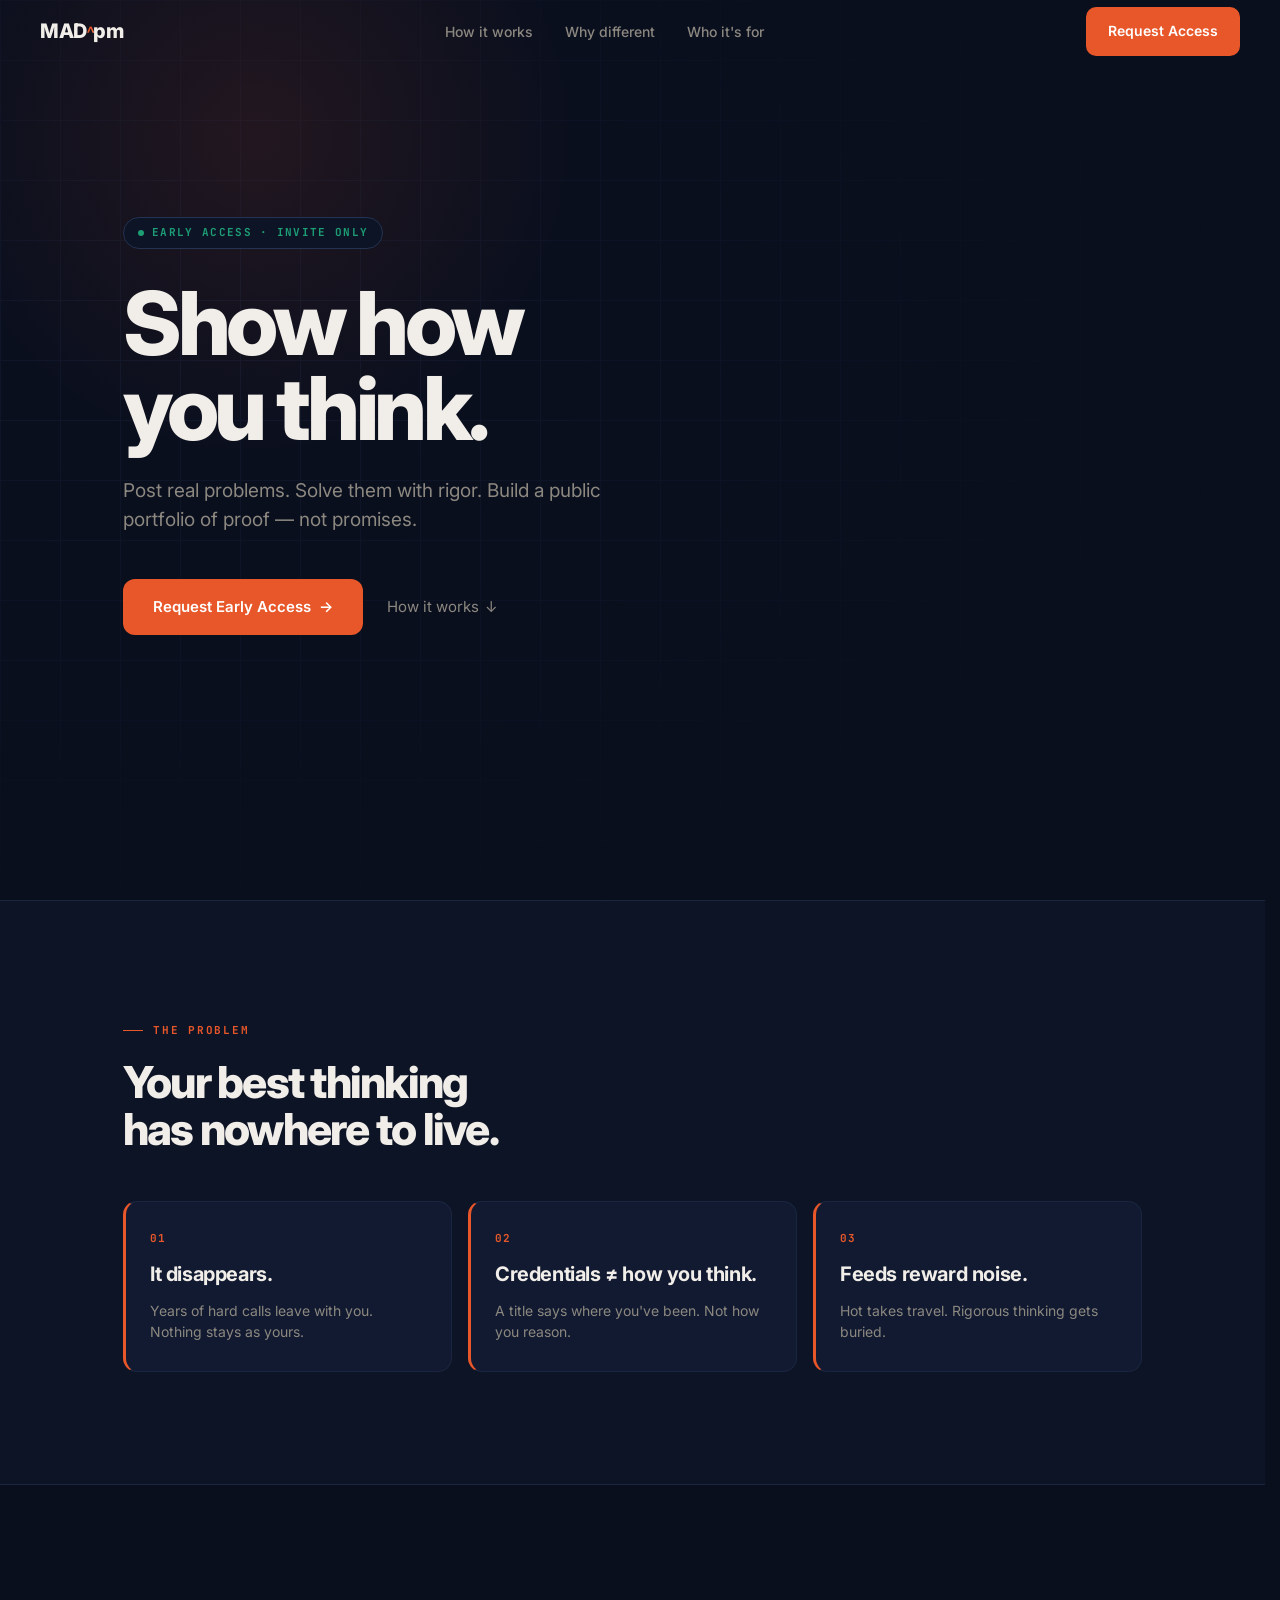
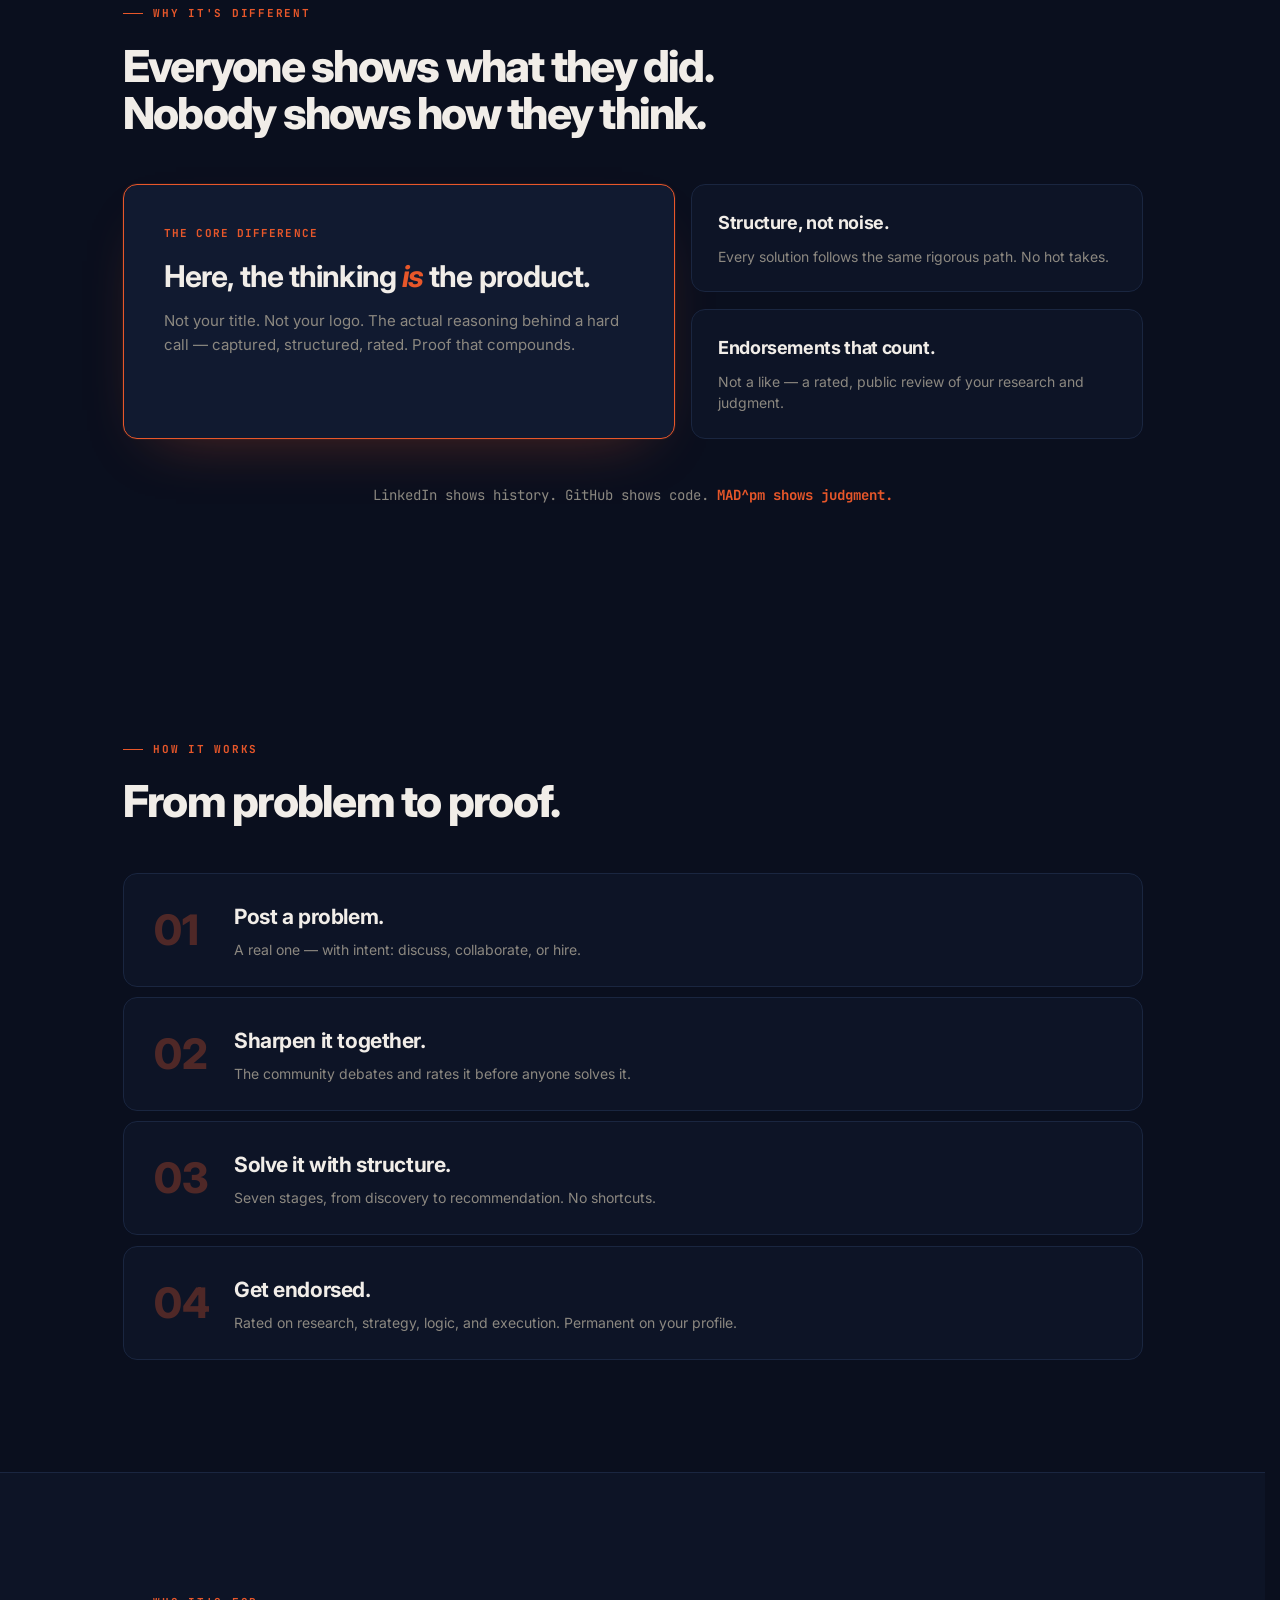
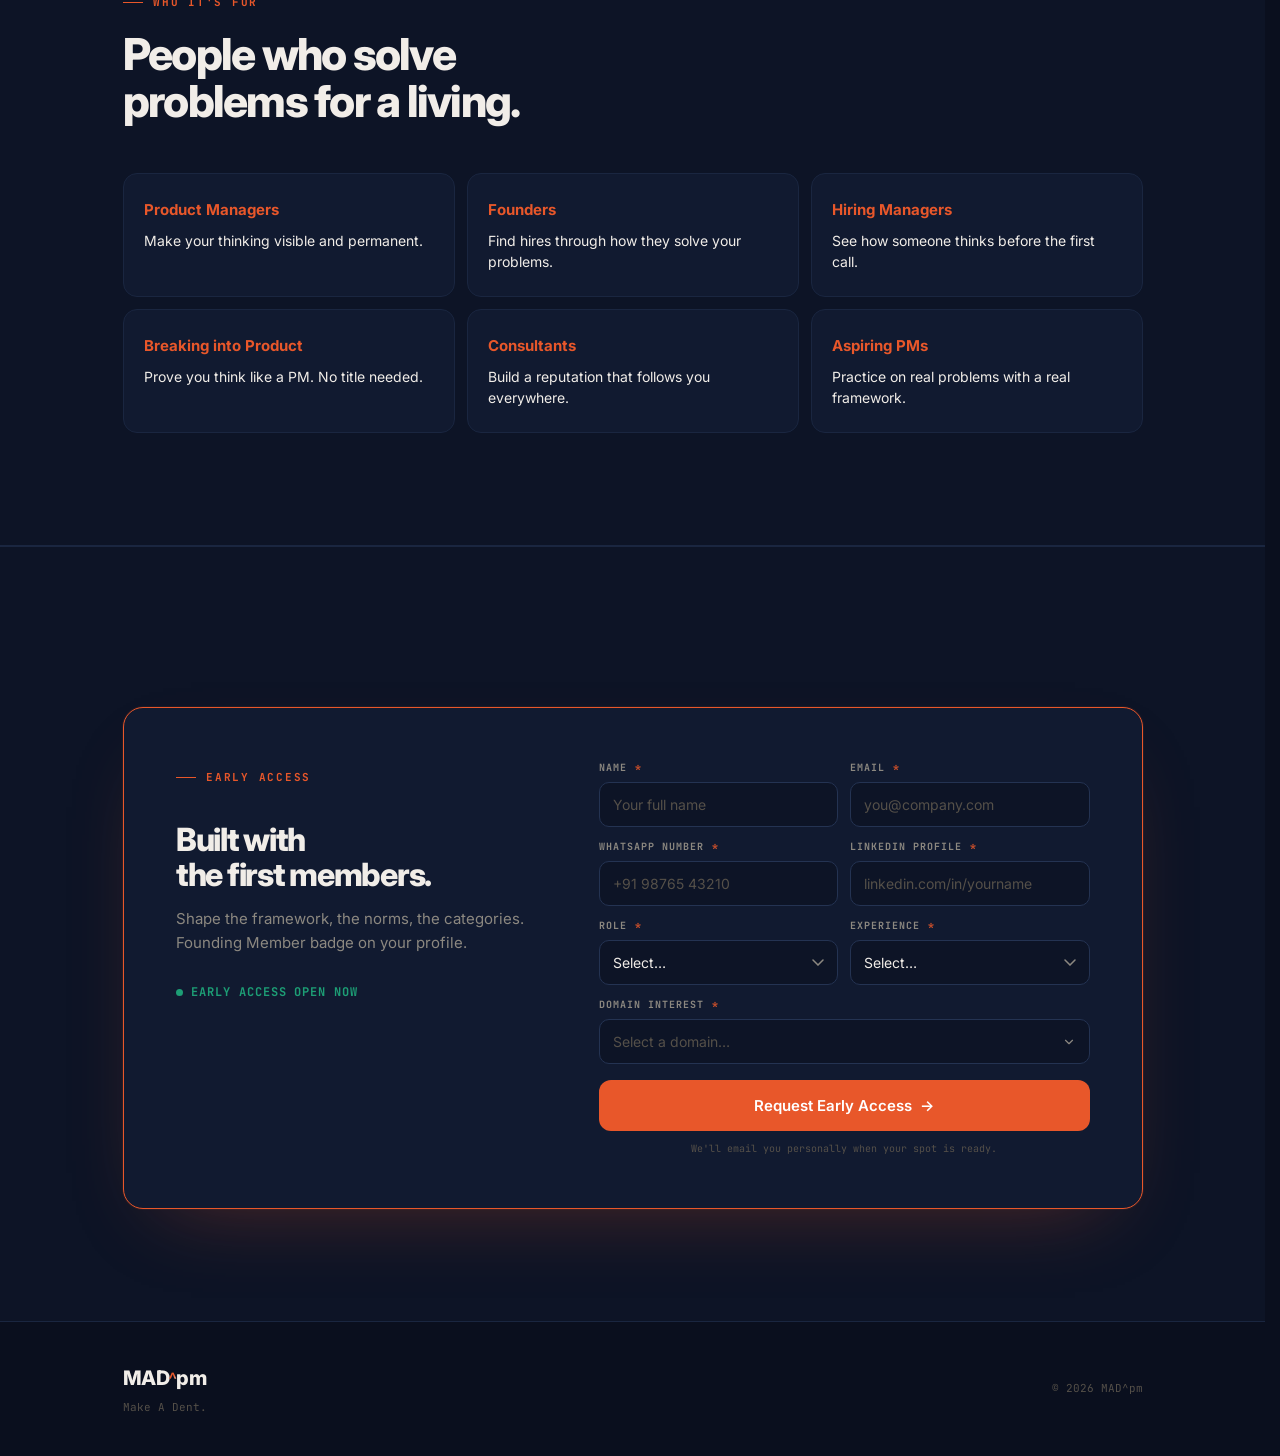
<file: final.html>
<!DOCTYPE html>
<html lang="en">
<head>
<meta charset="UTF-8">
<meta name="viewport" content="width=device-width, initial-scale=1.0">
<meta name="description" content="MAD^pm — The proof-of-work network for people who solve problems for a living.">
<meta name="theme-color" content="#0A0F1E">
<meta property="og:title" content="MAD^pm — Show how you think">
<meta property="og:description" content="Post real problems. Solve them with rigor. Build a public portfolio of proof — not promises.">
<meta property="og:type" content="website">
<title>MAD^pm — Show how you think</title>
<link rel="preconnect" href="https://fonts.googleapis.com">
<link rel="preconnect" href="https://fonts.gstatic.com" crossorigin>
<link href="https://fonts.googleapis.com/css2?family=Inter:wght@400;500;600;700;800&family=JetBrains+Mono:wght@500;700&display=swap" rel="stylesheet">
<style>
/* ── TOKENS ─────────────────────────────── */
:root {
  --bg:      #0A0F1E;
  --surface: #0D1426;
  --card:    #111A30;
  --border:  #1A2640;
  --border2: #243352;
  --accent:  #E8572A;
  --green:   #1D9E75;
  --text:    #F1EDE8;
  --muted:   #8C8880;
  --faint:   #555049;
  --sans:    'Inter', system-ui, sans-serif;
  --mono:    'JetBrains Mono', monospace;
  --r:       14px;
  --nav:     64px;
}

/* ── RESET ──────────────────────────────── */
*, *::before, *::after { box-sizing: border-box; margin: 0; padding: 0; }
html { scroll-behavior: smooth; scrollbar-gutter: stable; }
body {
  font-family: var(--sans);
  background: var(--bg);
  color: var(--text);
  font-size: 16px;
  line-height: 1.6;
  -webkit-font-smoothing: antialiased;
  overflow-x: hidden;
}
body.locked { overflow: hidden; }
a    { color: inherit; text-decoration: none; }
button { font-family: inherit; cursor: pointer; border: none; background: none; }
::selection { background: var(--accent); color: #fff; }
[id]  { scroll-margin-top: var(--nav); }
:focus-visible { outline: 2px solid var(--accent); outline-offset: 3px; border-radius: 4px; }

/* ── LAYOUT ─────────────────────────────── */
.wrap {
  width: 100%;
  max-width: 1100px;
  margin-inline: auto;
  padding-inline: clamp(20px, 5vw, 40px);
}

/* ── PROGRESS ───────────────────────────── */
#bar {
  position: fixed; top: 0; left: 0;
  height: 2px; width: 0;
  background: var(--accent);
  z-index: 3000; pointer-events: none;
  will-change: width; transition: width .08s linear;
}

/* ── NAV ────────────────────────────────── */
#nav {
  position: fixed; inset: 0 0 auto 0;
  z-index: 1000; height: var(--nav);
  display: flex; align-items: center;
  padding-inline: clamp(20px, 5vw, 40px);
  border-bottom: 1px solid transparent;
  transition: background .3s, border-color .3s;
}
#nav.solid {
  background: rgba(10,15,30,.93);
  backdrop-filter: blur(18px);
  -webkit-backdrop-filter: blur(18px);
  border-bottom-color: var(--border);
}
.nav-row {
  width: 100%; display: flex;
  align-items: center; justify-content: space-between; gap: 24px;
}
.logo {
  font-family: var(--sans); font-weight: 800; font-size: 20px;
  letter-spacing: -.02em; display: inline-flex; align-items: baseline; flex-shrink: 0;
}
.caret {
  font-family: var(--mono); font-weight: 700; font-size: .78em;
  margin-inline: -1px; position: relative; top: -.05em;
  background: linear-gradient(110deg,
    var(--accent) 0%, var(--accent) 28%,
    #fff 46%, #ffd4c2 54%,
    var(--accent) 70%, var(--accent) 100%);
  background-size: 260% 100%; background-position: 160% 0;
  -webkit-background-clip: text; background-clip: text;
  -webkit-text-fill-color: transparent;
  animation: shine 3.5s ease-in-out infinite;
}
@keyframes shine {
  0%   { background-position: 160% 0; }
  50%  { background-position: -40% 0; }
  100% { background-position: 160% 0; }
}
.nav-links {
  display: flex; align-items: center;
  gap: clamp(16px, 2.5vw, 32px); list-style: none;
}
.nav-links a {
  font-size: 14px; font-weight: 500; color: var(--muted);
  white-space: nowrap; transition: color .2s;
}
.nav-links a:hover { color: var(--text); }
.nav-cta { flex-shrink: 0; }
.hbg {
  display: none; flex-direction: column; justify-content: center;
  gap: 5px; width: 40px; height: 40px; padding: 8px;
  border-radius: 8px; transition: background .2s;
}
.hbg:hover { background: var(--card); }
.hbg span {
  display: block; height: 2px; background: var(--text);
  border-radius: 2px; transform-origin: center;
  transition: transform .3s ease, opacity .3s ease;
}
.hbg span:nth-child(1) { width: 20px; }
.hbg span:nth-child(2) { width: 14px; }
.hbg span:nth-child(3) { width: 20px; }
.hbg[aria-expanded="true"] span:nth-child(1) { transform: translateY(7px) rotate(45deg); width: 20px; }
.hbg[aria-expanded="true"] span:nth-child(2) { opacity: 0; }
.hbg[aria-expanded="true"] span:nth-child(3) { transform: translateY(-7px) rotate(-45deg); width: 20px; }

/* ── DRAWER ─────────────────────────────── */
#drawer {
  position: fixed; inset: var(--nav) 0 0 0;
  z-index: 999;
  background: rgba(10,15,30,.97);
  backdrop-filter: blur(20px); -webkit-backdrop-filter: blur(20px);
  display: flex; flex-direction: column;
  align-items: center; justify-content: center;
  gap: 8px; padding: 40px 24px;
  transform: translateY(-100%); opacity: 0;
  pointer-events: none; visibility: hidden;
  transition: transform .35s cubic-bezier(.22,1,.36,1), opacity .35s cubic-bezier(.22,1,.36,1);
}
#drawer.open {
  transform: translateY(0); opacity: 1;
  pointer-events: auto; visibility: visible;
}
#drawer a {
  font-size: 20px; font-weight: 600; color: var(--muted);
  padding: 12px 24px; border-radius: 10px;
  width: 100%; text-align: center; transition: color .2s, background .2s;
}
#drawer a:hover { color: var(--text); background: var(--card); }
#drawer .d-cta { margin-top: 12px; width: 100%; }

/* ── BUTTONS ────────────────────────────── */
.btn {
  display: inline-flex; align-items: center; justify-content: center;
  gap: 8px; padding: 11px 20px; border-radius: 10px;
  font-size: 14px; font-weight: 600; border: 2px solid transparent;
  cursor: pointer; white-space: nowrap; touch-action: manipulation;
  transition: transform .2s, box-shadow .2s, background .2s;
}
.btn:hover  { transform: translateY(-1px); }
.btn:active { transform: translateY(0); }
.btn-p { background: var(--accent); color: #fff; }
.btn-p:hover { background: #f0652f; box-shadow: 0 8px 24px -8px rgba(232,87,42,.55); }
.btn-lg { padding: 14px 28px; font-size: 15px; border-radius: 12px; }
.arr { display: inline-block; transition: transform .2s; }
.btn:hover .arr { transform: translateX(3px); }

/* ── SECTIONS ───────────────────────────── */
section { padding-block: clamp(64px, 10vw, 112px); }
.lbl {
  display: inline-flex; align-items: center; gap: 10px;
  font-family: var(--mono); font-size: 11px; font-weight: 700;
  letter-spacing: .16em; text-transform: uppercase;
  color: var(--accent); margin-bottom: 20px;
}
.lbl::before {
  content: ""; display: block;
  width: 20px; height: 1px; background: var(--accent); flex-shrink: 0;
}
h2 {
  font-size: clamp(28px, 4.5vw, 44px); font-weight: 800;
  letter-spacing: -.04em; line-height: 1.06;
  max-width: 720px; text-wrap: balance;
}
.sub {
  font-size: clamp(15px, 2vw, 17px); color: var(--muted);
  max-width: 540px; margin-top: 16px; line-height: 1.65;
}

/* ── REVEAL ─────────────────────────────── */
.rv {
  opacity: 0; transform: translateY(18px);
  transition: opacity .65s cubic-bezier(.22,1,.36,1),
              transform .65s cubic-bezier(.22,1,.36,1);
  will-change: opacity, transform;
}
.rv.on { opacity: 1; transform: none; }
.d1 { transition-delay: .07s; }
.d2 { transition-delay: .14s; }
.d3 { transition-delay: .21s; }
@media (prefers-reduced-motion: reduce) {
  *, *::before, *::after { animation-duration: .01ms !important; transition-duration: .01ms !important; }
  .rv { opacity: 1 !important; transform: none !important; }
  .caret { animation: none !important; background-position: 0 0 !important; }
}

/* ── HERO ───────────────────────────────── */
#hero {
  position: relative; min-height: 100svh;
  display: flex; align-items: center;
  padding-top: var(--nav); overflow: hidden;
}
@media (max-height: 600px) {
  #hero { min-height: auto; padding-block: calc(var(--nav) + 40px) 60px; }
}
.hero-grid {
  position: absolute; inset: 0; pointer-events: none;
  background-image:
    linear-gradient(var(--border) 1px, transparent 1px),
    linear-gradient(90deg, var(--border) 1px, transparent 1px);
  background-size: 60px 60px; opacity: .4;
  mask-image: radial-gradient(ellipse 80% 65% at 18% 40%, black, transparent);
  -webkit-mask-image: radial-gradient(ellipse 80% 65% at 18% 40%, black, transparent);
}
.hero-glow {
  position: absolute; top: -20%; left: -10%;
  width: 60%; height: 70%;
  background: radial-gradient(circle, rgba(232,87,42,.11), transparent 65%);
  pointer-events: none;
}
.hero-body {
  position: relative; z-index: 1;
  padding-block: clamp(40px, 8vw, 96px);
}
.pill {
  display: inline-flex; align-items: center; gap: 8px;
  font-family: var(--mono); font-size: 11px; font-weight: 700;
  letter-spacing: .12em; text-transform: uppercase;
  color: var(--green); border: 1px solid var(--border2);
  background: var(--surface); padding: 6px 14px;
  border-radius: 100px; margin-bottom: 32px;
}
.dot {
  width: 6px; height: 6px; border-radius: 50%;
  background: var(--green); flex-shrink: 0;
  animation: pulse 2.2s ease infinite;
}
@keyframes pulse {
  0%   { box-shadow: 0 0 0 0   rgba(29,158,117,.55); }
  70%  { box-shadow: 0 0 0 8px rgba(29,158,117,0); }
  100% { box-shadow: 0 0 0 0   rgba(29,158,117,0); }
}
h1 {
  font-size: clamp(46px, 9vw, 88px); font-weight: 800;
  letter-spacing: -.05em; line-height: .97;
  max-width: 820px; text-wrap: balance;
}
.hero-sub {
  font-size: clamp(16px, 2.2vw, 19px); color: var(--muted);
  max-width: 500px; margin-top: 24px; margin-bottom: 44px; line-height: 1.55;
}
.actions {
  display: flex; align-items: center; gap: 24px; flex-wrap: wrap;
}
.ghost-link {
  font-size: 15px; color: var(--muted);
  display: inline-flex; align-items: center; gap: 6px;
  padding-block: 4px; transition: color .2s;
}
.ghost-link:hover { color: var(--text); }

/* ── PROBLEM ────────────────────────────── */
#problem {
  background: var(--surface);
  border-top: 1px solid var(--border);
  border-bottom: 1px solid var(--border);
}
.grid3 { display: grid; grid-template-columns: repeat(3,1fr); gap: 16px; margin-top: 48px; }
.pc {
  background: var(--card); border: 1px solid var(--border);
  border-left: 3px solid var(--accent); border-radius: var(--r);
  padding: 28px 24px; display: flex; flex-direction: column; gap: 14px;
  transition: transform .3s;
}
.pc:hover { transform: translateY(-4px); }
.pn { font-family: var(--mono); font-size: 11px; font-weight: 700; letter-spacing: .1em; color: var(--accent); }
.pc h3 { font-size: clamp(18px,2vw,20px); font-weight: 700; letter-spacing: -.02em; line-height: 1.2; }
.pc p  { font-size: 14px; color: var(--muted); line-height: 1.55; margin-top: auto; }

/* ── DIFFERENT ──────────────────────────── */
.diff-grid { display: grid; grid-template-columns: 1.1fr .9fr; gap: 16px; margin-top: 48px; align-items: stretch; }
.diff-main {
  background: var(--card); border: 1px solid var(--accent); border-radius: var(--r);
  padding: clamp(28px,4vw,40px);
  box-shadow: 0 0 0 1px rgba(232,87,42,.08), 0 24px 60px -32px rgba(232,87,42,.4);
  display: flex; flex-direction: column; gap: 16px;
}
.diff-tag { font-family: var(--mono); font-size: 11px; font-weight: 700; letter-spacing: .1em; text-transform: uppercase; color: var(--accent); }
.diff-main h3 { font-size: clamp(22px,3vw,30px); font-weight: 700; letter-spacing: -.03em; line-height: 1.15; text-wrap: balance; }
.diff-main h3 em { font-style: italic; color: var(--accent); }
.diff-main p { font-size: 15px; color: var(--muted); line-height: 1.6; }
.diff-side { display: flex; flex-direction: column; gap: 16px; }
.dc {
  flex: 1; background: var(--surface); border: 1px solid var(--border);
  border-radius: var(--r); padding: 24px 26px;
  display: flex; flex-direction: column; gap: 8px;
  transition: border-color .3s, transform .3s;
}
.dc:hover { border-color: var(--border2); transform: translateY(-3px); }
.dc h3 { font-size: 18px; font-weight: 700; letter-spacing: -.02em; }
.dc p  { font-size: 14px; color: var(--muted); line-height: 1.55; }
.verdict {
  margin-top: 44px; text-align: center;
  font-family: var(--mono); font-size: clamp(12px,1.8vw,14px);
  color: var(--muted); line-height: 1.8;
}
.verdict strong { color: var(--text); font-weight: 600; }
.verdict .hl { color: var(--accent); font-weight: 700; }

/* ── HOW ────────────────────────────────── */
.steps { display: flex; flex-direction: column; gap: 10px; margin-top: 48px; }
.step {
  display: grid; grid-template-columns: 56px 1fr; gap: 24px; align-items: center;
  background: var(--surface); border: 1px solid var(--border); border-radius: var(--r);
  padding: 26px 30px; transition: border-color .3s, transform .3s;
}
.step:hover { border-color: rgba(232,87,42,.35); transform: translateX(4px); }
.sn {
  font-family: var(--sans); font-size: clamp(32px,4vw,42px); font-weight: 800;
  color: var(--accent); opacity: .3; line-height: 1; user-select: none; flex-shrink: 0;
}
.step h3 { font-size: clamp(17px,2.2vw,21px); font-weight: 700; letter-spacing: -.02em; margin-bottom: 5px; }
.step p  { font-size: 14px; color: var(--muted); line-height: 1.55; max-width: 520px; }

/* ── WHO ────────────────────────────────── */
#who {
  background: var(--surface);
  border-top: 1px solid var(--border);
  border-bottom: 1px solid var(--border);
}
.who-grid { display: grid; grid-template-columns: repeat(3,1fr); gap: 12px; margin-top: 48px; }
.wc {
  background: var(--card); border: 1px solid var(--border);
  border-radius: var(--r); padding: 24px 20px;
  display: flex; flex-direction: column; gap: 8px;
  transition: transform .3s, border-color .3s, box-shadow .3s;
}
.wc:hover { transform: translateY(-4px); border-color: rgba(232,87,42,.4); box-shadow: 0 16px 40px -20px rgba(232,87,42,.3); }
.wr { font-size: 15px; font-weight: 700; color: var(--accent); }
.wg { font-size: 14px; color: var(--text); line-height: 1.5; }

/* ── ACCESS ─────────────────────────────── */
#access { background: var(--surface); border-top: 1px solid var(--border); }
.ac-wrap {
  display: grid; grid-template-columns: .85fr 1.15fr;
  gap: clamp(32px,5vw,60px); align-items: start;
  background: var(--card); border: 1px solid var(--accent);
  border-radius: 20px; padding: clamp(28px,5vw,52px);
  box-shadow: 0 0 0 1px rgba(232,87,42,.08), 0 32px 80px -40px rgba(232,87,42,.35);
  margin-top: 48px;
}
.ac-title {
  font-size: clamp(24px,3.2vw,32px); font-weight: 800;
  letter-spacing: -.04em; line-height: 1.1; margin-top: 16px; text-wrap: balance;
}
.ac-sub { font-size: 15px; color: var(--muted); line-height: 1.6; margin-top: 14px; }
.seats-tag {
  display: inline-flex; align-items: center; gap: 8px;
  font-family: var(--mono); font-size: 12px; font-weight: 700;
  letter-spacing: .08em; text-transform: uppercase;
  color: var(--green); margin-top: 28px;
}
.seats-tag .dot { background: var(--green); width: 7px; height: 7px; animation: none; }

/* ── FORM BASE ──────────────────────────── */
.frow { display: grid; grid-template-columns: 1fr 1fr; gap: 12px; }
.fg   { margin-bottom: 12px; }
.fg.full { grid-column: 1 / -1; }
label.fl {
  display: block; font-family: var(--mono); font-size: 10px; font-weight: 700;
  letter-spacing: .1em; text-transform: uppercase; color: var(--muted); margin-bottom: 6px;
}
label.fl .req { color: var(--accent); margin-left: 1px; }
/* Shared input style — applied via class, never tag selector */
.fi {
  display: block; width: 100%;
  background: var(--surface); color: var(--text);
  border: 1.5px solid var(--border2); border-radius: 10px;
  padding: 11px 13px; font-size: 14px; font-family: var(--sans);
  -webkit-appearance: none; appearance: none;
  transition: border-color .2s ease, box-shadow .2s ease;
  line-height: 1.5;
}
.fi::placeholder { color: var(--faint); }
.fi:focus {
  outline: none; border-color: var(--accent);
  box-shadow: 0 0 0 3px rgba(232,87,42,.12);
}
.fi.sel {
  cursor: pointer;
  background-image: url("data:image/svg+xml,%3Csvg xmlns='http://www.w3.org/2000/svg' width='12' height='7'%3E%3Cpath d='M1 1l5 5 5-5' stroke='%238C8880' stroke-width='1.5' fill='none' stroke-linecap='round'/%3E%3C/svg%3E");
  background-repeat: no-repeat; background-position: right 13px center; padding-right: 34px;
}
.fi.sel option { background: var(--card); color: var(--text); }
.fe {
  display: none; font-family: var(--mono); font-size: 10px;
  font-weight: 700; letter-spacing: .05em; color: var(--accent); margin-top: 5px;
}
.fg.err .fi  { border-color: var(--accent); box-shadow: 0 0 0 3px rgba(232,87,42,.1); }
.fg.err .fe  { display: block; }
.fsub  { width: 100%; margin-top: 4px; }
.fnote { font-family: var(--mono); font-size: 10px; color: var(--faint); text-align: center; margin-top: 10px; line-height: 1.5; }

/* ── DOMAIN DROPDOWN ────────────────────── */
.dd-wrap   { position: relative; font-size: 14px; font-family: var(--sans); }
.dd-trigger {
  display: flex; align-items: center; justify-content: space-between; gap: 8px;
  width: 100%; background: var(--surface); color: var(--text);
  border: 1.5px solid var(--border2); border-radius: 10px;
  padding: 11px 13px; font-size: 14px; font-family: var(--sans);
  cursor: pointer; user-select: none; text-align: left; line-height: 1.5;
  -webkit-appearance: none; appearance: none;
  transition: border-color .2s, box-shadow .2s;
}
.dd-trigger:focus,
.dd-trigger.open {
  outline: none; border-color: var(--accent);
  box-shadow: 0 0 0 3px rgba(232,87,42,.12);
}
.dd-val        { flex: 1; min-width: 0; overflow: hidden; text-overflow: ellipsis; white-space: nowrap; }
.dd-placeholder { color: var(--faint); }
.dd-chevron {
  flex-shrink: 0; width: 14px; height: 14px;
  stroke: var(--muted); fill: none; stroke-width: 2;
  stroke-linecap: round; stroke-linejoin: round;
  transition: transform .25s ease; pointer-events: none;
}
.dd-trigger.open .dd-chevron { transform: rotate(180deg); }
.dd-panel {
  position: absolute; top: calc(100% + 6px); left: 0; right: 0;
  z-index: 600; background: var(--card);
  border: 1.5px solid var(--border2); border-radius: 10px;
  overflow: hidden; box-shadow: 0 16px 48px -12px rgba(0,0,0,.7);
  display: none;
}
.dd-panel.visible { display: block; }
.dd-search-wrap { padding: 10px; border-bottom: 1px solid var(--border); }
.dd-search {
  display: block; width: 100%;
  background: var(--surface); color: var(--text);
  border: 1.5px solid var(--border2); border-radius: 8px;
  padding: 8px 11px; font-size: 13px; font-family: var(--sans);
  -webkit-appearance: none; appearance: none; outline: none;
  transition: border-color .2s; line-height: 1.5;
}
.dd-search::placeholder { color: var(--faint); }
.dd-search:focus { border-color: var(--accent); }
.dd-list {
  max-height: 216px; overflow-y: auto; padding: 6px;
  scrollbar-width: thin; scrollbar-color: var(--border2) transparent;
}
.dd-list::-webkit-scrollbar { width: 4px; }
.dd-list::-webkit-scrollbar-thumb { background: var(--border2); border-radius: 4px; }
.dd-opt {
  padding: 9px 10px; font-size: 13px; color: var(--muted);
  border-radius: 6px; cursor: pointer; white-space: nowrap;
  overflow: hidden; text-overflow: ellipsis;
  transition: background .12s, color .12s;
}
.dd-opt:hover,
.dd-opt.hi     { background: var(--surface); color: var(--text); }
.dd-opt.chosen { color: var(--accent); font-weight: 600; }
/* "Other" option always stands apart visually */
.dd-opt.opt-other { border-top: 1px solid var(--border); margin-top: 4px; color: var(--text); }
.dd-opt.opt-other:hover,
.dd-opt.opt-other.hi { background: var(--surface); }
.dd-empty {
  padding: 16px 10px; font-size: 13px;
  color: var(--faint); text-align: center; display: none;
}
/* Error state for dropdown trigger */
.fg.err .dd-trigger { border-color: var(--accent); box-shadow: 0 0 0 3px rgba(232,87,42,.1); }
/* "Other" free-text input */
.dd-other {
  display: none; width: 100%; margin-top: 10px;
  background: var(--surface); color: var(--text);
  border: 1.5px solid var(--border2); border-radius: 10px;
  padding: 11px 13px; font-size: 14px; font-family: var(--sans);
  -webkit-appearance: none; appearance: none;
  transition: border-color .2s, box-shadow .2s; line-height: 1.5;
}
.dd-other::placeholder { color: var(--faint); }
.dd-other:focus { outline: none; border-color: var(--accent); box-shadow: 0 0 0 3px rgba(232,87,42,.12); }

/* ── SUCCESS ────────────────────────────── */
.success       { display: none; text-align: center; padding: 40px 16px; }
.success.on    { display: block; }
.s-ring {
  width: 64px; height: 64px; margin: 0 auto 20px; border-radius: 50%;
  background: rgba(29,158,117,.1); border: 1px solid rgba(29,158,117,.3);
  display: flex; align-items: center; justify-content: center;
}
.s-ring svg { width: 28px; height: 28px; stroke: var(--green); fill: none; stroke-width: 2.5; stroke-linecap: round; stroke-linejoin: round; }
.success h3   { font-size: 24px; font-weight: 800; margin-bottom: 8px; }
.success p    { font-size: 15px; color: var(--muted); }
.s-seat       { font-family: var(--mono); font-size: 12px; color: var(--accent); font-weight: 700; margin-top: 14px; display: block; }

/* ── FOOTER ─────────────────────────────── */
footer { border-top: 1px solid var(--border); padding-block: 40px; }
.foot  { display: flex; align-items: center; justify-content: space-between; gap: 24px; flex-wrap: wrap; }
.ftag  { font-family: var(--mono); font-size: 11px; color: var(--faint); margin-top: 5px; }
.fcopy { font-family: var(--mono); font-size: 11px; color: var(--faint); flex-shrink: 0; }

/* ── RESPONSIVE ─────────────────────────── */
@media (max-width: 860px) { .nav-links, .nav-cta { display: none; } .hbg { display: flex; } }
@media (max-width: 840px) { .diff-grid { grid-template-columns: 1fr; } .diff-side { flex-direction: row; } .ac-wrap { grid-template-columns: 1fr; } }
@media (max-width: 680px) { .grid3 { grid-template-columns: 1fr 1fr; } .who-grid { grid-template-columns: 1fr 1fr; } .diff-side { flex-direction: column; } }
@media (max-width: 480px) {
  .grid3, .who-grid { grid-template-columns: 1fr; }
  .frow { grid-template-columns: 1fr; }
  .actions { flex-direction: column; align-items: flex-start; }
  .actions .btn { width: 100%; justify-content: center; }
  .step { grid-template-columns: 1fr; gap: 6px; padding: 20px 18px; }
  .sn   { font-size: 28px; }
  .foot { flex-direction: column; align-items: flex-start; gap: 20px; }
}
</style>
</head>
<body>

<!-- Skip link -->
<a href="#main"
   style="position:absolute;top:-100%;left:16px;z-index:9999;padding:10px 18px;background:var(--accent);color:#fff;font-weight:600;font-size:14px;border-radius:0 0 8px 8px;transition:top .2s"
   onfocus="this.style.top='0'" onblur="this.style.top='-100%'">Skip to main content</a>

<div id="bar" role="progressbar" aria-hidden="true"></div>

<!-- NAV -->
<nav id="nav" aria-label="Main navigation">
  <div class="nav-row">
    <a href="#hero" class="logo" aria-label="MAD^pm home">MAD<span class="caret" aria-hidden="true">^</span>pm</a>
    <ul class="nav-links" role="list">
      <li><a href="#how">How it works</a></li>
      <li><a href="#different">Why different</a></li>
      <li><a href="#who">Who it's for</a></li>
    </ul>
    <a href="#access" class="btn btn-p nav-cta">Request Access</a>
    <button class="hbg" id="hbg" aria-label="Open navigation menu" aria-expanded="false" aria-controls="drawer">
      <span></span><span></span><span></span>
    </button>
  </div>
</nav>

<!-- DRAWER -->
<div id="drawer" role="dialog" aria-modal="true" aria-label="Navigation menu">
  <a href="#how">How it works</a>
  <a href="#different">Why different</a>
  <a href="#who">Who it's for</a>
  <a href="#access" class="btn btn-p btn-lg d-cta">Request Access</a>
</div>

<main id="main">

<!-- HERO -->
<section id="hero" aria-labelledby="h1">
  <div class="hero-grid" aria-hidden="true"></div>
  <div class="hero-glow"  aria-hidden="true"></div>
  <div class="wrap">
    <div class="hero-body">
      <div class="pill rv"><span class="dot" aria-hidden="true"></span>Early access &middot; Invite only</div>
      <h1 class="rv d1" id="h1">Show how<br>you think.</h1>
      <p class="hero-sub rv d2">Post real problems. Solve them with rigor. Build a public portfolio of proof — not promises.</p>
      <div class="actions rv d3">
        <a href="#access" class="btn btn-p btn-lg">Request Early Access <span class="arr" aria-hidden="true">→</span></a>
        <a href="#how" class="ghost-link">How it works <span aria-hidden="true">↓</span></a>
      </div>
    </div>
  </div>
</section>

<!-- PROBLEM -->
<section id="problem" aria-labelledby="prob-h">
  <div class="wrap">
    <span class="lbl rv" aria-hidden="true">The problem</span>
    <h2 class="rv d1" id="prob-h">Your best thinking<br>has nowhere to live.</h2>
    <div class="grid3" role="list">
      <article class="pc rv d1" role="listitem">
        <span class="pn" aria-hidden="true">01</span>
        <h3>It disappears.</h3>
        <p>Years of hard calls leave with you. Nothing stays as yours.</p>
      </article>
      <article class="pc rv d2" role="listitem">
        <span class="pn" aria-hidden="true">02</span>
        <h3>Credentials ≠ how you think.</h3>
        <p>A title says where you've been. Not how you reason.</p>
      </article>
      <article class="pc rv d3" role="listitem">
        <span class="pn" aria-hidden="true">03</span>
        <h3>Feeds reward noise.</h3>
        <p>Hot takes travel. Rigorous thinking gets buried.</p>
      </article>
    </div>
  </div>
</section>

<!-- DIFFERENT -->
<section id="different" aria-labelledby="diff-h">
  <div class="wrap">
    <span class="lbl rv" aria-hidden="true">Why it's different</span>
    <h2 class="rv d1" id="diff-h">Everyone shows what they did.<br>Nobody shows how they think.</h2>
    <div class="diff-grid">
      <div class="diff-main rv d1">
        <span class="diff-tag" aria-hidden="true">The core difference</span>
        <h3>Here, the thinking <em>is</em> the product.</h3>
        <p>Not your title. Not your logo. The actual reasoning behind a hard call — captured, structured, rated. Proof that compounds.</p>
      </div>
      <div class="diff-side">
        <div class="dc rv d2"><h3>Structure, not noise.</h3><p>Every solution follows the same rigorous path. No hot takes.</p></div>
        <div class="dc rv d3"><h3>Endorsements that count.</h3><p>Not a like — a rated, public review of your research and judgment.</p></div>
      </div>
    </div>
    <p class="verdict rv">LinkedIn shows history. GitHub shows code. <span class="hl">MAD^pm shows judgment.</span></p>
  </div>
</section>

<!-- HOW -->
<section id="how" aria-labelledby="how-h">
  <div class="wrap">
    <span class="lbl rv" aria-hidden="true">How it works</span>
    <h2 class="rv d1" id="how-h">From problem to proof.</h2>
    <ol class="steps" aria-label="Four steps to proof">
      <li class="step rv d1"><span class="sn" aria-hidden="true">01</span><div><h3>Post a problem.</h3><p>A real one — with intent: discuss, collaborate, or hire.</p></div></li>
      <li class="step rv d1"><span class="sn" aria-hidden="true">02</span><div><h3>Sharpen it together.</h3><p>The community debates and rates it before anyone solves it.</p></div></li>
      <li class="step rv d2"><span class="sn" aria-hidden="true">03</span><div><h3>Solve it with structure.</h3><p>Seven stages, from discovery to recommendation. No shortcuts.</p></div></li>
      <li class="step rv d2"><span class="sn" aria-hidden="true">04</span><div><h3>Get endorsed.</h3><p>Rated on research, strategy, logic, and execution. Permanent on your profile.</p></div></li>
    </ol>
  </div>
</section>

<!-- WHO -->
<section id="who" aria-labelledby="who-h">
  <div class="wrap">
    <span class="lbl rv" aria-hidden="true">Who it's for</span>
    <h2 class="rv d1" id="who-h">People who solve<br>problems for a living.</h2>
    <div class="who-grid" role="list">
      <div class="wc rv d1" role="listitem"><span class="wr">Product Managers</span><span class="wg">Make your thinking visible and permanent.</span></div>
      <div class="wc rv d2" role="listitem"><span class="wr">Founders</span><span class="wg">Find hires through how they solve your problems.</span></div>
      <div class="wc rv d3" role="listitem"><span class="wr">Hiring Managers</span><span class="wg">See how someone thinks before the first call.</span></div>
      <div class="wc rv d1" role="listitem"><span class="wr">Breaking into Product</span><span class="wg">Prove you think like a PM. No title needed.</span></div>
      <div class="wc rv d2" role="listitem"><span class="wr">Consultants</span><span class="wg">Build a reputation that follows you everywhere.</span></div>
      <div class="wc rv d3" role="listitem"><span class="wr">Aspiring PMs</span><span class="wg">Practice on real problems with a real framework.</span></div>
    </div>
  </div>
</section>

<!-- ACCESS -->
<section id="access" aria-labelledby="ac-h">
  <div class="wrap">
    <div class="ac-wrap rv">
      <div>
        <span class="lbl">Early access</span>
        <h2 class="ac-title" id="ac-h">Built with<br>the first members.</h2>
        <p class="ac-sub">Shape the framework, the norms, the categories. Founding Member badge on your profile.</p>
        <span class="seats-tag"><span class="dot" aria-hidden="true"></span>Early access open now</span>
      </div>
      <div>
        <form id="form" novalidate autocomplete="on" aria-label="Early access request form">

          <!-- Name + Email -->
          <div class="frow">
            <div class="fg">
              <label class="fl" for="f-name">Name <span class="req" aria-hidden="true">*</span></label>
              <input class="fi" type="text" id="f-name" name="fullName"
                placeholder="Your full name" autocomplete="name"
                required aria-required="true" aria-describedby="e-name">
              <span class="fe" id="e-name" role="alert">Required</span>
            </div>
            <div class="fg">
              <label class="fl" for="f-email">Email <span class="req" aria-hidden="true">*</span></label>
              <input class="fi" type="email" id="f-email" name="email"
                placeholder="you@company.com" autocomplete="email"
                required aria-required="true" aria-describedby="e-email">
              <span class="fe" id="e-email" role="alert">Enter a valid email</span>
            </div>
          </div>

          <!-- WhatsApp + LinkedIn -->
          <div class="frow">
            <div class="fg">
              <label class="fl" for="f-phone">WhatsApp Number <span class="req" aria-hidden="true">*</span></label>
              <input class="fi" type="tel" id="f-phone" name="phone"
                placeholder="+91 98765 43210" autocomplete="tel"
                required aria-required="true" aria-describedby="e-phone" maxlength="20">
              <span class="fe" id="e-phone" role="alert">Enter a valid phone number</span>
            </div>
            <div class="fg">
              <label class="fl" for="f-linkedin">LinkedIn Profile <span class="req" aria-hidden="true">*</span></label>
              <input class="fi" type="url" id="f-linkedin" name="linkedin"
                placeholder="linkedin.com/in/yourname" autocomplete="url"
                required aria-required="true" aria-describedby="e-linkedin">
              <span class="fe" id="e-linkedin" role="alert">Enter your LinkedIn URL</span>
            </div>
          </div>

          <!-- Role + Experience -->
          <div class="frow">
            <div class="fg">
              <label class="fl" for="f-role">Role <span class="req" aria-hidden="true">*</span></label>
              <select class="fi sel" id="f-role" name="role"
                required aria-required="true" aria-describedby="e-role">
                <option value="">Select…</option>
                <option value="pm">Product Manager</option>
                <option value="founder">Founder</option>
                <option value="hiring">Hiring Manager</option>
                <option value="de">Designer / Engineer</option>
                <option value="consultant">Consultant</option>
                <option value="aspiring">Aspiring PM</option>
                <option value="other">Other</option>
              </select>
              <span class="fe" id="e-role" role="alert">Select one</span>
            </div>
            <div class="fg">
              <label class="fl" for="f-exp">Experience <span class="req" aria-hidden="true">*</span></label>
              <select class="fi sel" id="f-exp" name="experience"
                required aria-required="true" aria-describedby="e-exp">
                <option value="">Select…</option>
                <option value="0">Student / 0 yrs</option>
                <option value="0-2">0–2 yrs</option>
                <option value="2-5">2–5 yrs</option>
                <option value="5-10">5–10 yrs</option>
                <option value="10+">10+ yrs</option>
              </select>
              <span class="fe" id="e-exp" role="alert">Select one</span>
            </div>
          </div>

          <!-- Domain — custom searchable dropdown -->
          <div class="fg full">
            <label class="fl" id="lbl-domain">Domain Interest <span class="req" aria-hidden="true">*</span></label>
            <input type="hidden" id="f-domain" name="domain">
            <div class="dd-wrap" id="dd"
              role="combobox" aria-haspopup="listbox"
              aria-expanded="false" aria-labelledby="lbl-domain" aria-describedby="e-domain">
              <button type="button" class="dd-trigger" id="dd-btn" aria-controls="dd-panel">
                <span class="dd-val dd-placeholder" id="dd-display">Select a domain…</span>
                <svg class="dd-chevron" viewBox="0 0 24 24" aria-hidden="true"><polyline points="6 9 12 15 18 9"/></svg>
              </button>
              <div class="dd-panel" id="dd-panel" role="listbox" aria-label="Domain options">
                <div class="dd-search-wrap">
                  <input class="dd-search" type="text" id="dd-search"
                    placeholder="Search domains…" autocomplete="off"
                    aria-label="Search domains" aria-autocomplete="list" aria-controls="dd-opts">
                </div>
                <div class="dd-list" id="dd-opts" role="presentation"></div>
                <div class="dd-empty" id="dd-empty" aria-live="polite">No domains found</div>
              </div>
            </div>
            <!-- "Other" free-text input — shown only when Other is selected -->
            <input class="dd-other" type="text" id="dd-other"
              placeholder="Type your domain…" maxlength="80"
              autocomplete="off" aria-label="Enter your domain">
            <span class="fe" id="e-domain" role="alert">Select a domain</span>
          </div>

          <button type="submit" class="btn btn-p btn-lg fsub">
            Request Early Access <span class="arr" aria-hidden="true">→</span>
          </button>
          <p class="fnote">We'll email you personally when your spot is ready.</p>
        </form>

        <div class="success" id="success" role="status" aria-live="polite" aria-atomic="true">
          <div class="s-ring" aria-hidden="true">
            <svg viewBox="0 0 24 24"><polyline points="20 6 9 17 4 12"/></svg>
          </div>
          <h3>You're in.</h3>
          <p id="s-msg">We'll be in touch.</p>
          <span class="s-seat" id="s-seat"></span>
        </div>
      </div>
    </div>
  </div>
</section>

</main>

<footer>
  <div class="wrap">
    <div class="foot">
      <div>
        <a href="#hero" class="logo" aria-label="MAD^pm — back to top">MAD<span class="caret" aria-hidden="true">^</span>pm</a>
        <p class="ftag">Make A Dent.</p>
      </div>
      <p class="fcopy">&copy; 2026 MAD^pm</p>
    </div>
  </div>
</footer>

<script>
(function () {
'use strict';

/* ── DOM refs ─────────────────────────── */
var bar      = document.getElementById('bar');
var navEl    = document.getElementById('nav');
var hbg      = document.getElementById('hbg');
var drawer   = document.getElementById('drawer');
var form     = document.getElementById('form');
var successEl = document.getElementById('success');
var sMsg     = document.getElementById('s-msg');
var sSeat    = document.getElementById('s-seat');
var dd       = document.getElementById('dd');
var ddBtn    = document.getElementById('dd-btn');
var ddPanel  = document.getElementById('dd-panel');
var ddSearch = document.getElementById('dd-search');
var ddOpts   = document.getElementById('dd-opts');
var ddEmpty  = document.getElementById('dd-empty');
var ddDisplay = document.getElementById('dd-display');
var ddHidden = document.getElementById('f-domain');
var ddOther  = document.getElementById('dd-other');

/* ── 100 Domains ──────────────────────── */
var DOMAINS = [
  'AdTech','AgriTech','AI / Machine Learning','API Platforms',
  'AR / VR / XR','AutoTech / Mobility','Aviation Tech',
  'B2B SaaS','B2C Products','BioTech','Blockchain / Web3','BPaaS',
  'CleanTech / GreenTech','Climate Tech','Cloud Infrastructure',
  'Community Platforms','Compliance Tech','Construction Tech',
  'Consumer Apps','Creator Economy','CRM / Sales Tech','Cybersecurity',
  'Customer Success Tools','D2C / E-commerce','Data & Analytics',
  'DeepTech','Delivery & Logistics','Design Tools','Developer Tools',
  'Digital Health','Digital Payments','Drones & Robotics',
  'E-learning Platforms','EdTech','EduTech (K-12)','Energy Tech',
  'Enterprise Software','Event Tech','Fashion Tech',
  'Feedback & Survey Tools','FinTech','Fleet Management','FoodTech',
  'Franchise Tech','Gaming & Esports','GovTech','HealthTech',
  'Healthcare SaaS','Hiring & Recruiting Tech','Home Tech',
  'Hospitality Tech','HR Tech','Identity & Access','Impact Tech',
  'InsurTech','IoT','Knowledge Management','Language Learning',
  'Legal Tech','Logistics & Supply Chain','LowCode / NoCode',
  'Manufacturing Tech','MarTech','Media & Publishing','MedTech',
  'Mental Health Tech','Micro-mobility','Mobility & Transport',
  'No-code Tools','Open Source','Payments & Wallets','Pet Tech',
  'Pharma Tech','Platform & Marketplace','Product Analytics',
  'Project Management','PropTech / Real Estate','Public Health Tech',
  'Quantum Computing','RegTech','Remote Work Tools',
  'Research & Development Tools','RetailTech','RoboTech / Automation',
  'SaaS Infrastructure','Security Tech','Skill Development',
  'Smart Cities','Social Commerce','Social Impact','Space Tech',
  'SportsTech','Streaming & Content','Sustainability Tech',
  'Talent Tech','Telemedicine','TravelTech','Urban Tech',
  'Video Tech','Voice & Conversational AI','Wearables',
  'WealthTech / Investing','Workforce Analytics','Workforce Tech'
].sort();

/* ── Dropdown state ───────────────────── */
var ddOpen     = false;
var ddChosen   = '';
var ddFocusIdx = -1;
var OTHER_VAL  = 'Other (type your own)';

/* Build option list — called on open and on search */
function renderOpts(q) {
  q = (q || '').toLowerCase().trim();
  var list = q
    ? DOMAINS.filter(function (d) { return d.toLowerCase().indexOf(q) !== -1; })
    : DOMAINS.slice();

  var frag = document.createDocumentFragment();
  list.forEach(function (d) {
    var el = document.createElement('div');
    el.className = 'dd-opt' + (d === ddChosen ? ' chosen' : '');
    el.setAttribute('role', 'option');
    el.setAttribute('aria-selected', d === ddChosen ? 'true' : 'false');
    el.setAttribute('data-val', d);
    el.textContent = d;
    frag.appendChild(el);
  });

  /* Always append "Other" at the bottom, separated */
  var otherEl = document.createElement('div');
  otherEl.className = 'dd-opt opt-other' + (ddChosen === OTHER_VAL ? ' chosen' : '');
  otherEl.setAttribute('role', 'option');
  otherEl.setAttribute('aria-selected', ddChosen === OTHER_VAL ? 'true' : 'false');
  otherEl.setAttribute('data-val', OTHER_VAL);
  otherEl.textContent = OTHER_VAL;
  frag.appendChild(otherEl);

  ddOpts.innerHTML = '';
  ddOpts.appendChild(frag);
  ddEmpty.style.display = list.length === 0 ? 'block' : 'none';
  ddFocusIdx = -1;
  setHi(-1);
}

function setHi(idx) {
  ddFocusIdx = idx;
  var opts = ddOpts.querySelectorAll('.dd-opt');
  opts.forEach(function (o, i) { o.classList.toggle('hi', i === idx); });
  if (idx >= 0 && opts[idx]) { opts[idx].scrollIntoView({ block: 'nearest' }); }
}

function choose(val) {
  ddChosen = val;
  closeDD();
  ddBtn.focus();

  if (val === OTHER_VAL) {
    ddDisplay.textContent = 'Other';
    ddDisplay.classList.remove('dd-placeholder');
    ddHidden.value = '';
    ddOther.style.display = 'block';
    requestAnimationFrame(function () { ddOther.focus(); });
  } else {
    ddHidden.value = val;
    ddDisplay.textContent = val;
    ddDisplay.classList.remove('dd-placeholder');
    ddOther.style.display = 'none';
    ddOther.value = '';
  }
  dd.closest('.fg').classList.remove('err');
}

function openDD() {
  ddOpen = true;
  dd.setAttribute('aria-expanded', 'true');
  ddBtn.classList.add('open');
  ddPanel.classList.add('visible');
  ddSearch.value = '';
  renderOpts('');
  requestAnimationFrame(function () { ddSearch.focus(); });
}

function closeDD() {
  ddOpen = false;
  dd.setAttribute('aria-expanded', 'false');
  ddBtn.classList.remove('open');
  ddPanel.classList.remove('visible');
}

/* Trigger: click */
ddBtn.addEventListener('click', function (e) {
  e.stopPropagation();
  ddOpen ? closeDD() : openDD();
});

/* Trigger: keyboard open */
ddBtn.addEventListener('keydown', function (e) {
  if (e.key === 'Enter' || e.key === ' ' || e.key === 'ArrowDown') {
    e.preventDefault();
    openDD();
  }
});

/* Search: live filter */
ddSearch.addEventListener('input', function () {
  renderOpts(ddSearch.value);
});

/* Search: keyboard navigation */
ddSearch.addEventListener('keydown', function (e) {
  var opts = ddOpts.querySelectorAll('.dd-opt');
  if (e.key === 'ArrowDown') {
    e.preventDefault();
    setHi(Math.min(ddFocusIdx + 1, opts.length - 1));
  } else if (e.key === 'ArrowUp') {
    e.preventDefault();
    if (ddFocusIdx <= 0) { setHi(-1); ddSearch.focus(); }
    else { setHi(ddFocusIdx - 1); }
  } else if (e.key === 'Enter') {
    e.preventDefault();
    if (ddFocusIdx >= 0 && opts[ddFocusIdx]) {
      choose(opts[ddFocusIdx].getAttribute('data-val'));
    }
  } else if (e.key === 'Escape') {
    e.preventDefault();
    closeDD();
    ddBtn.focus();
  } else if (e.key === 'Tab') {
    closeDD();
  }
});

/* Options: click */
ddOpts.addEventListener('mousedown', function (e) {
  var opt = e.target.closest('.dd-opt');
  if (opt) {
    e.preventDefault(); /* prevent blur before choose */
    choose(opt.getAttribute('data-val'));
  }
});

/* "Other" free-text input */
ddOther.addEventListener('input', function () {
  var v = ddOther.value.trim();
  ddHidden.value = v ? sanitise(v) : '';
  if (v) { dd.closest('.fg').classList.remove('err'); }
});
ddOther.addEventListener('blur', function () {
  if (ddChosen === OTHER_VAL && !ddOther.value.trim()) {
    dd.closest('.fg').classList.add('err');
  }
});

/* Close on outside click */
document.addEventListener('mousedown', function (e) {
  if (ddOpen && !dd.contains(e.target)) { closeDD(); }
});

/* ── Scroll: progress + nav ───────────── */
var ticking = false;
function onScroll() {
  if (!ticking) {
    requestAnimationFrame(function () {
      var st  = window.scrollY;
      var max = document.documentElement.scrollHeight - window.innerHeight;
      bar.style.width = (max > 0 ? (st / max * 100) : 0).toFixed(1) + '%';
      navEl.classList.toggle('solid', st > 8);
      ticking = false;
    });
    ticking = true;
  }
}
window.addEventListener('scroll', onScroll, { passive: true });
onScroll();

/* ── Mobile drawer ────────────────────── */
function openDrawer() {
  drawer.classList.add('open');
  hbg.setAttribute('aria-expanded', 'true');
  hbg.setAttribute('aria-label', 'Close navigation menu');
  document.body.classList.add('locked');
  var first = drawer.querySelector('a');
  if (first) { first.focus(); }
}
function closeDrawer() {
  drawer.classList.remove('open');
  hbg.setAttribute('aria-expanded', 'false');
  hbg.setAttribute('aria-label', 'Open navigation menu');
  document.body.classList.remove('locked');
}
hbg.addEventListener('click', function () {
  drawer.classList.contains('open') ? closeDrawer() : openDrawer();
});
drawer.querySelectorAll('a').forEach(function (a) {
  a.addEventListener('click', closeDrawer);
});
window.addEventListener('resize', function () {
  if (window.innerWidth > 860) { closeDrawer(); }
}, { passive: true });

/* ── Global Escape ────────────────────── */
document.addEventListener('keydown', function (e) {
  if (e.key === 'Escape') {
    if (ddOpen)                         { closeDD(); ddBtn.focus(); }
    if (drawer.classList.contains('open')) { closeDrawer(); hbg.focus(); }
  }
});

/* ── Reveal observer ──────────────────── */
var rvo = new IntersectionObserver(function (entries) {
  entries.forEach(function (entry) {
    if (entry.isIntersecting) { entry.target.classList.add('on'); rvo.unobserve(entry.target); }
  });
}, { threshold: 0.1, rootMargin: '0px 0px -5% 0px' });
document.querySelectorAll('.rv').forEach(function (el) { rvo.observe(el); });

/* ── Sanitise ─────────────────────────── */
function sanitise(s) {
  return String(s)
    .replace(/&/g, '&amp;').replace(/</g, '&lt;')
    .replace(/>/g, '&gt;').replace(/"/g, '&quot;')
    .replace(/'/g, '&#x27;').trim();
}

/* ── Validators ───────────────────────── */
var RE_EMAIL    = /^[^\s@]+@[^\s@]+\.[^\s@]{2,}$/;
var RE_PHONE    = /^\+?[\d\s\-().]{7,20}$/;
var RE_LINKEDIN = /linkedin\.com\/(in|pub)\//i;

function validateInput(el) {
  var grp = el.closest('.fg');
  var v   = el.value.trim();
  var bad = false;
  if (el.required && !v)                              bad = true;
  if (!bad && el.type === 'email'   && !RE_EMAIL.test(v))    bad = true;
  if (!bad && el.type === 'tel'     && !RE_PHONE.test(v))    bad = true;
  if (!bad && el.type === 'url'     && !RE_LINKEDIN.test(v)) bad = true;
  if (!bad && el.tagName === 'SELECT' && !v)          bad = true;
  grp.classList.toggle('err', bad);
  return !bad;
}

function validateDomain() {
  var grp = dd.closest('.fg');
  var bad = false;
  if (!ddChosen)                                     bad = true;
  if (ddChosen === OTHER_VAL && !ddOther.value.trim()) bad = true;
  grp.classList.toggle('err', bad);
  return !bad;
}

/* Live validation */
form.querySelectorAll('input.fi[required], select.fi[required]').forEach(function (el) {
  el.addEventListener('blur',   function () { validateInput(el); });
  el.addEventListener('input',  function () { if (el.closest('.fg').classList.contains('err')) validateInput(el); });
  el.addEventListener('change', function () { if (el.closest('.fg').classList.contains('err')) validateInput(el); });
});

/* ── Form submit ──────────────────────── */
form.addEventListener('submit', async function (e) {
  e.preventDefault();

  var ok = true;
  var firstBadGrp = null;

  form.querySelectorAll('input.fi[required], select.fi[required]').forEach(function (el) {
    if (!validateInput(el)) {
      ok = false;
      if (!firstBadGrp) firstBadGrp = el.closest('.fg');
    }
  });
  if (!validateDomain()) {
    ok = false;
    if (!firstBadGrp) firstBadGrp = dd.closest('.fg');
  }

  if (!ok) {
    firstBadGrp.scrollIntoView({ behavior: 'smooth', block: 'center' });
    setTimeout(function () {
      var f = firstBadGrp.querySelector('input.fi, select.fi, .dd-trigger');
      if (f) f.focus();
    }, 400);
    return;
  }

  /* Collect + sanitise */
  var raw  = Object.fromEntries(new FormData(form).entries());
  var data = {};
  Object.keys(raw).forEach(function (k) { data[k] = sanitise(raw[k]); });
  /* Override domain: if Other, use the typed value */
  data.domain = ddChosen === OTHER_VAL
    ? sanitise(ddOther.value.trim())
    : sanitise(ddChosen);
  data.ts = new Date().toISOString();

  /* Persist */
  var seat = null;
  try {
    if (window.storage) {
      await window.storage.set('madpm:lead:' + Date.now(), JSON.stringify(data), false);
      try {
        var c = await window.storage.get('madpm:count', true);
        seat  = c ? (+c.value + 1) : 1;
      } catch (_) { seat = 1; }
      await window.storage.set('madpm:count', String(seat), true);
    }
  } catch (err) {
    console.warn('[MAD^pm] Storage:', err.message);
  }

  /* Show success */
  form.style.display = 'none';
  successEl.classList.add('on');
  var first = data.fullName ? data.fullName.split(' ')[0] : '';
  sMsg.textContent  = "We'll be in touch" + (first ? ', ' + first : '') + '.';
  sSeat.textContent = seat ? 'You are founding member #' + seat : 'Your spot is reserved.';
  successEl.scrollIntoView({ behavior: 'smooth', block: 'center' });
});

}());
</script>
</body>
</html>
</file>
